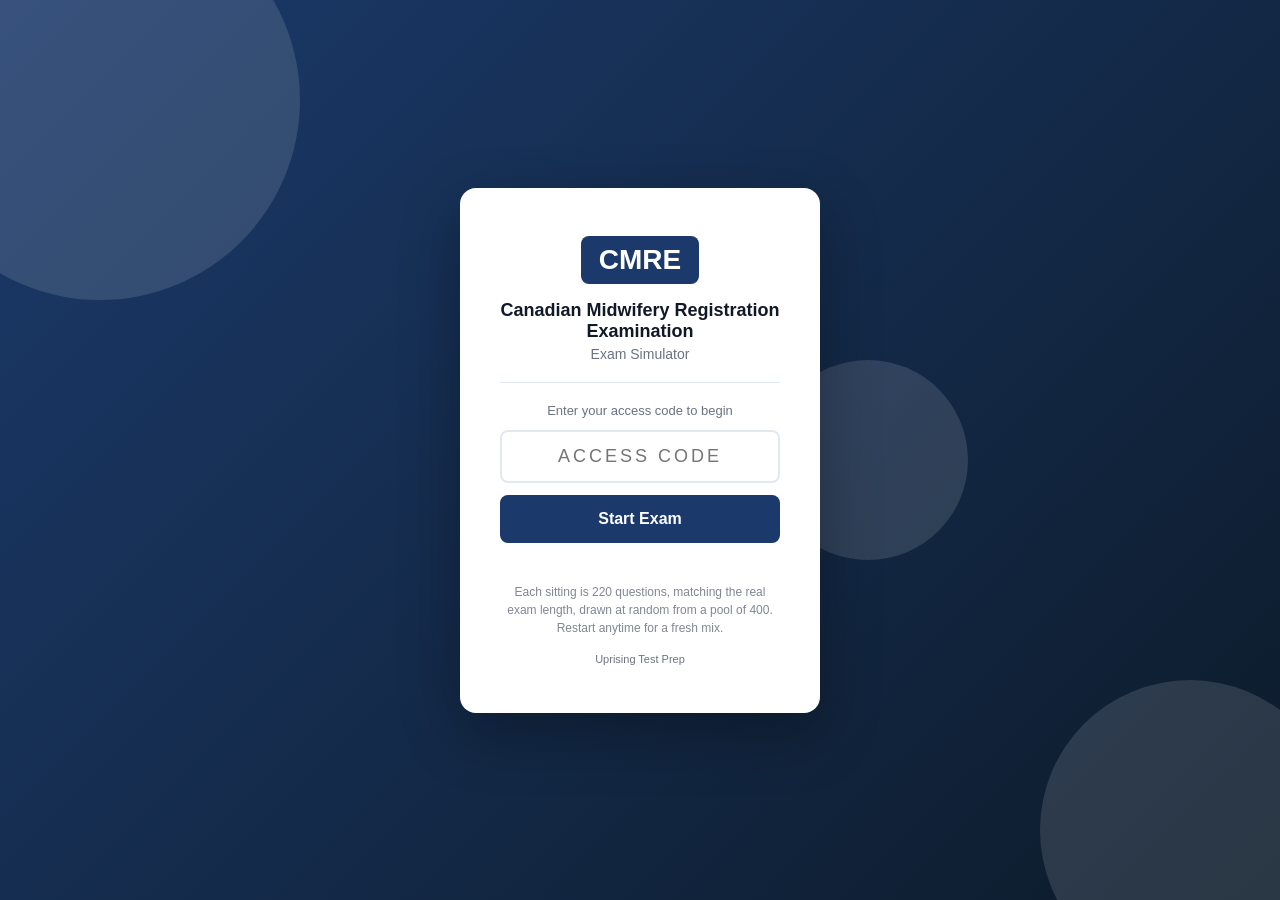
<file: index.html>
<!DOCTYPE html>
<html lang="en">
<head>
  <meta charset="UTF-8" />
  <meta name="viewport" content="width=device-width, initial-scale=1.0, viewport-fit=cover" />
  <meta name="apple-mobile-web-app-capable" content="yes" />
  <meta name="apple-mobile-web-app-status-bar-style" content="black-translucent" />
  <title>CMRE Exam Simulator</title>
  <link rel="stylesheet" href="style.css" />
</head>
<body>

<div id="access-gate">
  <div class="gate-bg-shapes">
    <div class="shape shape-1"></div>
    <div class="shape shape-2"></div>
    <div class="shape shape-3"></div>
  </div>
  <div class="gate-card">
    <div class="gate-logo">
      <div class="logo-badge">CMRE</div>
    </div>
    <h1 class="gate-title">Canadian Midwifery Registration Examination</h1>
    <p class="gate-subtitle">Exam Simulator</p>
    <div class="gate-divider"></div>
    <p class="gate-instruction">Enter your access code to begin</p>
    <input type="text" id="access-code-input" class="gate-input"
           placeholder="Access Code" autocomplete="off"
           maxlength="20" spellcheck="false" />
    <button id="access-btn" class="gate-btn">Start Exam</button>
    <p id="access-error" class="gate-error"></p>
    <p class="gate-pool-note">Each sitting is 220 questions, matching the real exam length, drawn at random from a pool of 400. Restart anytime for a fresh mix.</p>
    <p class="gate-hint">Uprising Test Prep</p>
  </div>
</div>

<div id="app" style="display:none">
  <header class="top-bar">
    <div class="bar-left">
      <span class="bar-logo">CMRE</span>
      <span class="bar-title">Exam Simulator</span>
    </div>
    <div class="bar-right">
      <span class="bar-timer" id="timer-display">--:--</span>
      <button class="bar-btn" id="flag-btn">Flag</button>
      <button class="bar-btn bar-btn-primary" id="submit-btn">
        <span class="btn-full">Submit Exam</span>
        <span class="btn-short">Submit</span>
      </button>
    </div>
  </header>

  <div class="progress-strip">
    <div class="progress-bar" id="progress-bar"></div>
  </div>

  <main class="exam-main">
    <div class="question-panel">
      <div class="q-meta">
        <span id="q-counter"></span>
        <span class="q-pool-chip" title="This sitting is 220 questions, matching the real exam length, drawn at random from a pool of 400. Restart for a fresh mix.">400 Questions Available</span>
        <span id="q-domain" class="q-domain-tag"></span>
        <span id="q-flag-indicator" class="flag-chip" style="display:none">Flagged</span>
      </div>
      <!-- Shared text for a linked cluster (a clinical case, a reading
           passage). It sits ABOVE the stem, which is the one thing that
           legitimately precedes it, and repeats on every question in the
           cluster so nobody has to page backwards. -->
      <div id="q-cluster-wrap" class="cluster-wrap" style="display:none"></div>
      <p id="question-text" class="q-text"></p>
      <!-- The picture sits BELOW the question text so the simulator matches
           the printed book exactly: stem, then picture, then options. They
           used to disagree (book put the picture under the stem, simulator put
           it above), so no single wording could be true in both places, and
           184 of MLPAO's 185 image questions said "shown above" while the
           book printed the picture below the sentence. Write stems with
           neutral wording ("the strip shown", "the diagram shows") and this
           whole class of bug cannot come back. -->
      <div id="q-image-wrap" style="display:none; margin-bottom:14px;"></div>
      <div id="options-list" class="options-list"></div>
      <div id="explanation-box" class="explanation-box" style="display:none">
        <div class="explanation-label">Explanation</div>
        <p id="explanation-text" class="explanation-text"></p>
      </div>
    </div>
    <div class="nav-bar">
      <button class="nav-btn" id="prev-btn">&#8592; Prev</button>
      <button class="nav-btn nav-btn-map" id="map-btn">Question Map</button>
      <button class="nav-btn nav-btn-next" id="next-btn">Next &#8594;</button>
    </div>
  </main>
</div>

<!-- Question Map Modal -->
<div id="map-modal" style="display:none">
  <div class="map-backdrop" id="map-backdrop"></div>
  <div class="map-panel">
    <div class="map-header">
      <span class="map-title">Question Map</span>
      <button id="map-close" class="map-close-btn">&#x2715; Close</button>
    </div>
    <div class="map-legend">
      <span class="leg-item"><span class="leg-swatch leg-answered"></span>Answered</span>
      <span class="leg-item"><span class="leg-swatch leg-flagged"></span>Flagged</span>
      <span class="leg-item"><span class="leg-swatch leg-unanswered"></span>Unanswered</span>
    </div>
    <div id="q-grid" class="q-grid"></div>
  </div>
</div>

<div id="results-screen" style="display:none">
  <div class="results-card">
    <div class="res-header">
      <div class="res-badge">CMRE</div>
      <h2 id="res-status" class="res-status"></h2>
      <p id="res-score" class="res-score"></p>
    </div>
    <div id="res-domains" class="res-domains"></div>
    <p class="mode-pool-note">This sitting drew 220 questions from a pool of 400. Restart for a fresh mix.</p>
    <button id="res-review-btn" class="res-btn">Review Answers</button>
    <button id="res-restart-btn" class="res-btn res-btn-secondary">Restart</button>
  </div>
</div>

<script src="questions.js"></script>
<script src="app.js"></script>
</body>
</html>
</file>
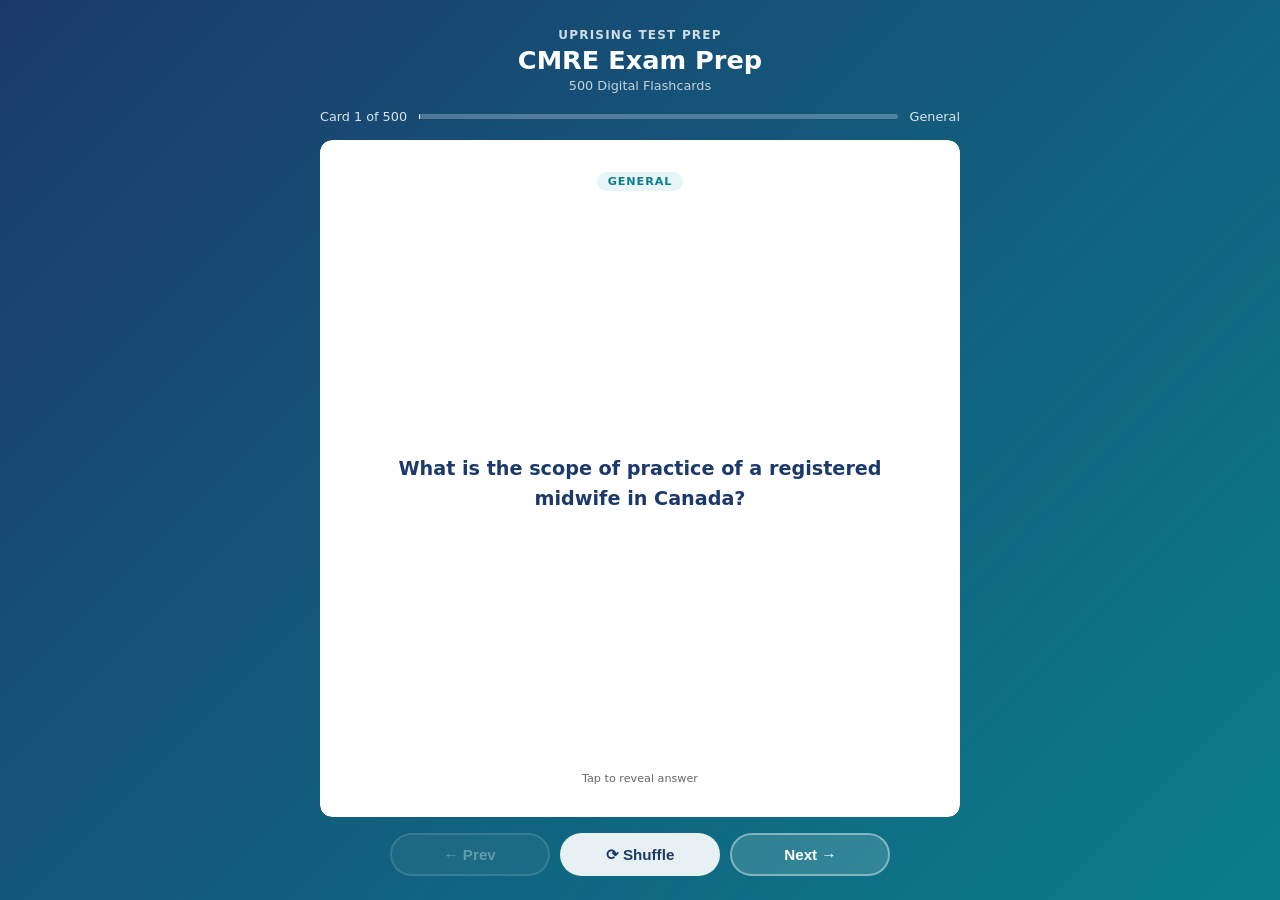
<file: flashcards/index.html>
<!DOCTYPE html>
<html lang="en">
<head>
  <meta charset="UTF-8">
  <meta name="viewport" content="width=device-width, initial-scale=1.0">
  <title>CMRE Exam Prep: Flashcards</title>
  <style>
    :root {
      --blue:   #1B3A6B;
      --teal:   #0A7E8C;
      --ltblue: #E8F4F8;
      --white:  #FFFFFF;
      --text:   #1A1A1A;
      --muted:  #666;
      --radius: 12px;
    }
    * { box-sizing: border-box; margin: 0; padding: 0; }
    html, body { height: 100%; }
    body {
      font-family: 'Segoe UI', system-ui, sans-serif;
      background: linear-gradient(135deg, var(--blue) 0%, var(--teal) 100%);
      /* Pinned, not min-height: the page must never grow, or the controls
         get pushed below the fold on iOS where 100dvh and height:100%
         disagree. The height:100% rule above is the pre-dvh fallback. */
      height: 100dvh;
      max-height: 100dvh;
      overflow: hidden;
      display: flex;
      flex-direction: column;
      align-items: center;
      padding: 1.25rem 1rem 1rem;
      gap: 0.75rem;
      overflow-x: hidden;
    }
    header { text-align: center; color: #fff; flex-shrink: 0; }
    header .brand { font-size: 0.75rem; font-weight: 700; letter-spacing: 0.1em; opacity: 0.8; text-transform: uppercase; }
    header h1 { font-size: 1.3rem; font-weight: 800; margin-top: 0.2rem; }
    header .subtitle { font-size: 0.8rem; opacity: 0.75; margin-top: 0.15rem; }
    #progress-info {
      display: flex; align-items: center; gap: 0.75rem;
      color: rgba(255,255,255,0.85); font-size: 0.8rem;
      flex-shrink: 0; width: 100%; max-width: 640px;
    }
    #progress-bar-track {
      flex: 1; background: rgba(255,255,255,0.25);
      border-radius: 4px; height: 5px;
    }
    #progress-bar-fill { height: 100%; background: #fff; border-radius: 4px; transition: width 0.3s; }
    .card-scene {
      width: 100%; max-width: 640px;
      perspective: 1200px;
      cursor: pointer;
      flex: 1; min-height: 0;
      display: flex; flex-direction: column;
    
      /* WebKit does not clip overflow inside a preserve-3d context, so the
         answer pane's own clip is dropped and a long answer paints over the
         Prev/Next row. This element only sets the perspective and is NOT
         itself in the 3D context, so its clip is honoured in every engine. */
      overflow: hidden;
      border-radius: var(--radius);
    }
    .card-inner {
      position: relative; width: 100%;
      flex: 1; min-height: 0;
      transition: transform 0.55s cubic-bezier(.4,0,.2,1);
      transform-style: preserve-3d;
    }
    .card-scene.flipped .card-inner { transform: rotateY(180deg); }
    .card-face {
      position: absolute; inset: 0;
      backface-visibility: hidden; -webkit-backface-visibility: hidden;
      border-radius: var(--radius);
      display: flex; flex-direction: column;
      padding: 1.5rem 1.75rem;
      box-shadow: 0 12px 40px rgba(0,0,0,0.2);
      overflow: hidden;
    
      /* Painting through a mask forces WebKit to allocate a real clipping
         layer for a 3D-transformed element, which is what makes the
         overflow:hidden and the rounded corners above actually apply. */
      -webkit-mask-image: -webkit-radial-gradient(#fff, #000);
              mask-image: radial-gradient(#fff, #000);
    }
    .card-front { background: var(--white); align-items: center; justify-content: center; }
    .card-back  { background: var(--ltblue); transform: rotateY(180deg); }
    .card-badge {
      font-size: 0.7rem; font-weight: 700; text-transform: uppercase;
      letter-spacing: 0.08em;
      background: var(--ltblue); color: var(--teal);
      padding: 0.2rem 0.65rem; border-radius: 20px;
      margin-bottom: 0.85rem; flex-shrink: 0;
    }
    .card-back .card-badge { background: rgba(10,126,140,0.12); }
    .card-front .q-text {
      font-size: 1.1rem; font-weight: 600; color: var(--blue); line-height: 1.55;
      text-align: center; overflow-y: auto; flex: 1;
      display: flex; align-items: center; justify-content: center;
      scrollbar-width: thin; scrollbar-color: rgba(27,58,107,0.3) transparent;
    }
    .card-back .a-label { font-size: 0.7rem; font-weight: 700; color: var(--teal); text-transform: uppercase; letter-spacing: 0.08em; margin-bottom: 0.4rem; flex-shrink: 0; }
    .card-back .a-text  {
      font-size: 0.975rem; color: var(--text); line-height: 1.65;
      overflow-y: auto; flex: 1; min-height: 0; padding-right: 4px;
      scrollbar-width: thin; scrollbar-color: rgba(10,126,140,0.4) transparent;
    
      -webkit-overflow-scrolling: touch;
      overscroll-behavior: contain;
    }
    .card-back .a-text::-webkit-scrollbar { width: 4px; }
    .card-back .a-text::-webkit-scrollbar-track { background: transparent; }
    .card-back .a-text::-webkit-scrollbar-thumb { background: rgba(10,126,140,0.4); border-radius: 4px; }
    .tap-hint { flex-shrink: 0; margin-top: 0.6rem; font-size: 0.7rem; color: var(--muted); text-align: center; }
    .card-back .tap-hint { color: var(--teal); opacity: 0.7; }
    .controls {
      display: flex; gap: 0.65rem; flex-wrap: nowrap;
      justify-content: center; flex-shrink: 0;
      width: 100%; max-width: 640px;
      padding-bottom: env(safe-area-inset-bottom, 0px);
    }
    .btn {
      padding: 0.6rem 1.2rem; border-radius: 50px;
      border: 2px solid rgba(255,255,255,0.4);
      background: rgba(255,255,255,0.15); color: #fff;
      font-weight: 700; font-size: 0.875rem; cursor: pointer;
      transition: all 0.2s; backdrop-filter: blur(4px);
      white-space: nowrap; flex: 1; max-width: 160px;
    }
    .btn:hover { background: rgba(255,255,255,0.3); border-color: rgba(255,255,255,0.7); }
    .btn:active { transform: scale(0.96); }
    .btn:disabled { opacity: 0.35; cursor: not-allowed; }
    .btn.btn-primary { background: rgba(255,255,255,0.9); color: var(--blue); border-color: transparent; }
    .btn.btn-primary:hover { background: #fff; }
    #loading { color: rgba(255,255,255,0.8); font-size: 1rem; text-align: center; padding: 3rem; flex: 1; }
    @media (min-width: 768px) {
      body { padding: 1.75rem 1.5rem 1.5rem; gap: 1rem; }
      header h1 { font-size: 1.6rem; }
      .card-face { padding: 2rem 2.5rem; }
      .card-front .q-text { font-size: 1.2rem; }
      .card-back .a-text { font-size: 1.05rem; }
      .btn { font-size: 0.95rem; padding: 0.65rem 1.4rem; }
    }
    @media (max-width: 380px) {
      body { padding: 0.75rem; gap: 0.5rem; }
      header .brand { font-size: 0.65rem; }
      header h1 { font-size: 1.1rem; }
      header .subtitle { display: none; }
      .card-face { padding: 1rem 1.1rem; }
      .card-front .q-text { font-size: 0.975rem; }
      .card-back .a-text { font-size: 0.875rem; }
      .btn { font-size: 0.8rem; padding: 0.5rem 0.75rem; }
    }
  </style>
</head>
<body>
<header>
  <div class="brand">Uprising Test Prep</div>
  <h1>CMRE Exam Prep</h1>
  <div class="subtitle">500 Digital Flashcards</div>
</header>
<div id="progress-info">
  <span id="card-counter">Card 1 of 500</span>
  <div id="progress-bar-track"><div id="progress-bar-fill" style="width:0%"></div></div>
  <span id="domain-label"></span>
</div>
<div id="loading">Loading flashcards...</div>
<div class="card-scene" id="card-scene" style="display:none" onclick="flipCard()">
  <div class="card-inner" id="card-inner">
    <div class="card-face card-front">
      <div class="card-badge" id="front-badge"></div>
      <div class="q-text" id="q-text"></div>
      <div class="tap-hint">Tap to reveal answer</div>
    </div>
    <div class="card-face card-back">
      <div class="card-badge" id="back-badge">Answer</div>
      <div class="a-label">Answer</div>
      <div class="a-text" id="a-text"></div>
      <div class="tap-hint">Tap to flip back</div>
    </div>
  </div>
</div>
<div class="controls" id="controls" style="display:none">
  <button class="btn" id="prev-btn" onclick="event.stopPropagation();move(-1)" disabled>&#8592; Prev</button>
  <button class="btn btn-primary" onclick="event.stopPropagation();shuffleCards()">&#10227; Shuffle</button>
  <button class="btn" id="next-btn" onclick="event.stopPropagation();move(1)">Next &#8594;</button>
</div>
<script>
const DOMAIN_LABELS = {
  general: "General",
  education_and_counselling: "Education and Counselling",
  antepartum_care: "Antepartum Care",
  intrapartum_care: "Intrapartum Care",
  postpartum_care: "Postpartum Care",
  newborn_care: "Newborn Care",
  well_woman_care: "Well Woman Care",
  legal_and_ethical_practice: "Legal and Ethical Practice",
  professional_development: "Professional Development",
};
let cards   = [];
let current = 0;
async function init() {
  try {
    const res = await fetch('flashcards.json');
    if (!res.ok) throw new Error('Network error');
    cards = await res.json();
    document.getElementById('loading').style.display    = 'none';
    document.getElementById('card-scene').style.display = 'flex';
    document.getElementById('controls').style.display   = 'flex';
    show();
  } catch (e) {
    document.getElementById('loading').textContent = 'Error loading flashcards. Please try refreshing.';
  }
}
function domainLabel(key) {
  return DOMAIN_LABELS[key] || key.replace(/_/g, ' ').replace(/\b\w/g, c => c.toUpperCase());
}
function show() {
  const c = cards[current];
  document.getElementById('card-scene').classList.remove('flipped');
  document.getElementById('a-text').scrollTop = 0;
  const label = domainLabel(c.domain || c.chapter || '');
  document.getElementById('q-text').textContent       = c.front;
  document.getElementById('a-text').textContent       = c.back;
  document.getElementById('front-badge').textContent  = label;
  document.getElementById('back-badge').textContent   = label;
  document.getElementById('card-counter').textContent = `Card ${current+1} of ${cards.length}`;
  document.getElementById('domain-label').textContent = label;
  document.getElementById('progress-bar-fill').style.width = `${((current+1)/cards.length*100).toFixed(1)}%`;
  document.getElementById('prev-btn').disabled = current === 0;
  document.getElementById('next-btn').disabled = current === cards.length - 1;
}
function flipCard() { document.getElementById('card-scene').classList.toggle('flipped'); }
function move(dir) {
  const next = current + dir;
  if (next < 0 || next >= cards.length) return;
  current = next; show();
}
function shuffleCards() {
  for (let i = cards.length - 1; i > 0; i--) {
    const j = Math.floor(Math.random() * (i+1));
    [cards[i], cards[j]] = [cards[j], cards[i]];
  }
  current = 0; show();
}
document.addEventListener('keydown', e => {
  if (e.key === 'ArrowRight' || e.key === 'ArrowDown') move(1);
  else if (e.key === 'ArrowLeft' || e.key === 'ArrowUp') move(-1);
  else if (e.key === ' ' || e.key === 'Enter') { e.preventDefault(); flipCard(); }
});
init();
</script>
</body>
</html>
</file>
<file: style.css>
/* CMRE Exam Simulator, Styles */
:root {
  --primary:   #1B3A6B;
  --pass:      #059669;
  --fail:      #DC2626;
  --bg:        #F3F4F8;
  --card:      #FFFFFF;
  --border:    #E2E8F0;
  --text:      #111827;
  --muted:     #6B7280;
  --radius:    10px;
}
*, *::before, *::after { box-sizing: border-box; margin: 0; padding: 0; }
body {
  font-family: -apple-system, BlinkMacSystemFont, "Segoe UI", sans-serif;
  background: var(--bg);
  color: var(--text);
  height: 100vh;
  height: 100dvh;
  overflow: hidden;
  -webkit-text-size-adjust: 100%;
}

/* ── Access Gate ─────────────────────────────────────────────────────────── */
#access-gate {
  display: flex;
  align-items: center;
  justify-content: center;
  height: 100vh;
  height: 100dvh;
  background: linear-gradient(135deg, var(--primary) 0%, #0d1b2a 100%);
  position: relative;
  overflow: hidden;
  padding: 20px;
  padding-top: max(20px, env(safe-area-inset-top));
  padding-bottom: max(20px, env(safe-area-inset-bottom));
}
.gate-bg-shapes { position: absolute; inset: 0; pointer-events: none; }
.shape { position: absolute; border-radius: 50%; opacity: .12; background: #fff; }
.shape-1 { width: 400px; height: 400px; top: -100px; left: -100px; }
.shape-2 { width: 300px; height: 300px; bottom: -80px; right: -60px; }
.shape-3 { width: 200px; height: 200px; top: 40%; left: 60%; }
.gate-card {
  background: #fff;
  border-radius: 16px;
  padding: 48px 40px;
  text-align: center;
  width: 100%;
  max-width: 360px;
  position: relative;
  z-index: 1;
  box-shadow: 0 20px 60px rgba(0,0,0,.3);
}
.logo-badge {
  display: inline-block;
  background: var(--primary);
  color: #fff;
  font-weight: 800;
  font-size: 28px;
  padding: 8px 18px;
  border-radius: 8px;
}
.gate-title { font-size: 18px; font-weight: 700; margin-top: 16px; color: var(--text); }
.gate-subtitle { color: var(--muted); font-size: 14px; margin-top: 4px; }
.gate-divider { height: 1px; background: var(--border); margin: 20px 0; }
.gate-instruction { font-size: 13px; color: var(--muted); margin-bottom: 12px; }
.gate-input {
  width: 100%;
  padding: 14px 16px;
  border: 2px solid var(--border);
  border-radius: 8px;
  font-size: 18px;
  text-align: center;
  text-transform: uppercase;
  letter-spacing: 3px;
  outline: none;
}
.gate-input:focus { border-color: var(--primary); }
.gate-btn {
  width: 100%;
  margin-top: 12px;
  padding: 15px;
  background: var(--primary);
  color: #fff;
  border: none;
  border-radius: 8px;
  font-size: 16px;
  font-weight: 600;
  cursor: pointer;
  -webkit-tap-highlight-color: transparent;
}
.gate-btn:hover { opacity: .9; }
.gate-error { color: var(--fail); font-size: 13px; margin-top: 8px; min-height: 18px; }
.gate-hint { color: var(--muted); font-size: 11px; margin-top: 16px; }
.gate-pool-note { color: var(--muted); opacity: .85; font-size: 12px; margin-top: 14px; line-height: 1.5; }
.mode-pool-note { color: var(--muted); opacity: .85; font-size: 12.5px; text-align: center; margin: 4px 0 16px; line-height: 1.5; }

/* ── App shell ───────────────────────────────────────────────────────────── */
#app {
  display: flex;
  flex-direction: column;
  height: 100vh;
  height: 100dvh;
  padding-top: env(safe-area-inset-top);
}
.top-bar {
  display: flex;
  justify-content: space-between;
  align-items: center;
  background: var(--primary);
  color: #fff;
  padding: 0 20px;
  padding-left: max(20px, env(safe-area-inset-left));
  padding-right: max(20px, env(safe-area-inset-right));
  height: 52px;
  flex-shrink: 0;
  gap: 8px;
}
.bar-left { display: flex; align-items: center; gap: 8px; min-width: 0; }
.bar-logo { font-weight: 800; font-size: 18px; flex-shrink: 0; }
.bar-title { font-size: 14px; opacity: .8; white-space: nowrap; overflow: hidden; text-overflow: ellipsis; }
.bar-right { display: flex; align-items: center; gap: 8px; flex-shrink: 0; }
.bar-timer {
  font-variant-numeric: tabular-nums;
  font-size: 16px;
  font-weight: 600;
  min-width: 68px;
  text-align: right;
}
.bar-btn {
  padding: 7px 13px;
  background: rgba(255,255,255,.15);
  border: 1px solid rgba(255,255,255,.3);
  color: #fff;
  border-radius: 6px;
  cursor: pointer;
  font-size: 13px;
  white-space: nowrap;
  -webkit-tap-highlight-color: transparent;
  touch-action: manipulation;
}
.bar-btn:hover { background: rgba(255,255,255,.25); }
.bar-btn-primary {
  background: #fff;
  color: var(--primary);
  border-color: #fff;
  font-weight: 600;
}
.bar-btn-primary:hover { background: #f0f0f0; }
.btn-short { display: none; }
.btn-full  { display: inline; }

.progress-strip { height: 4px; background: rgba(0,0,0,.1); flex-shrink: 0; }
.progress-bar   { height: 100%; background: #4ade80; transition: width .3s; }

/* ── Main exam area ──────────────────────────────────────────────────────── */
.exam-main {
  flex: 1;
  overflow: hidden;
  display: flex;
  flex-direction: column;
  padding: 16px 20px 0;
  padding-left: max(16px, env(safe-area-inset-left));
  padding-right: max(16px, env(safe-area-inset-right));
  min-height: 0;
}
.question-panel { flex: 1; overflow-y: auto; padding-bottom: 12px; -webkit-overflow-scrolling: touch; }
.q-meta {
  display: flex;
  align-items: center;
  gap: 8px;
  margin-bottom: 12px;
  font-size: 13px;
  color: var(--muted);
  flex-wrap: wrap;
}
.q-domain-tag {
  background: var(--primary);
  color: #fff;
  padding: 2px 8px;
  border-radius: 4px;
  font-size: 11px;
  font-weight: 600;
}
.q-pool-chip {
  background: #EEF2FF;
  background: color-mix(in srgb, var(--primary) 12%, #fff);
  color: var(--primary);
  border: 1px solid var(--primary);
  padding: 2px 8px;
  border-radius: 10px;
  font-size: 11px;
  font-weight: 700;
  cursor: help;
  white-space: nowrap;
}
.flag-chip {
  background: #FEF3C7;
  color: #92400E;
  padding: 2px 8px;
  border-radius: 4px;
  font-size: 11px;
  font-weight: 600;
}
.cluster-wrap {
  border-left: 4px solid var(--primary, #1B3A6B);
  background: #F2F6FC; border-radius: 8px;
  padding: 10px 14px; margin-bottom: 16px;
}
.cluster-label {
  font-size: 11px; font-weight: 700; letter-spacing: 0.06em;
  text-transform: uppercase; color: var(--primary, #1B3A6B); margin-bottom: 6px;
}
.cluster-body {
  max-height: 38vh; overflow-y: auto; font-size: 15px; line-height: 1.6;
  -webkit-overflow-scrolling: touch;
}
.cluster-body p + p { margin-top: 10px; }
@media (min-width: 1100px) { .cluster-body { max-height: 52vh; } }

.q-image {
  max-width: 100%;
  /* Cap the height too. With only max-width, a tall exhibit renders at full
     width and pushes the stem and every option below the fold, so the question
     looks like it has no answers until the candidate scrolls. Found on CNPLE. */
  max-height: 62vh;
  width: auto;
  height: auto;
  object-fit: contain;
  border-radius: 6px;
  border: 1px solid var(--border);
  display: block;
  margin-bottom: 14px;
}
.q-text { font-size: 16px; line-height: 1.65; margin-bottom: 20px; }
.options-list { display: flex; flex-direction: column; gap: 10px; }
.option {
  display: flex;
  align-items: flex-start;
  gap: 12px;
  padding: 15px 16px;
  background: var(--card);
  border: 2px solid var(--border);
  border-radius: var(--radius);
  cursor: pointer;
  transition: .15s;
  -webkit-tap-highlight-color: transparent;
  touch-action: manipulation;
  min-height: 52px;
}
.option:hover  { border-color: var(--primary); background: #F8FAFF; }
.option.selected  { border-color: var(--primary); background: #EEF3FF; }
.option.correct   { border-color: #059669; background: #ECFDF5; }
.option.incorrect { border-color: #DC2626; background: #FEF2F2; }
.explanation-box {
  margin-top: 20px;
  padding: 16px 18px;
  background: #F0F9FF;
  border-left: 4px solid #2563EB;
  border-radius: 6px;
}
.explanation-label {
  font-size: 11px;
  font-weight: 700;
  text-transform: uppercase;
  letter-spacing: .06em;
  color: #2563EB;
  margin-bottom: 8px;
}
.explanation-text { font-size: 14.5px; line-height: 1.7; color: #1e293b; margin: 0; }
.opt-letter { font-weight: 700; font-size: 15px; color: var(--primary); min-width: 22px; padding-top: 1px; flex-shrink: 0; }
.opt-text   { font-size: 15px; line-height: 1.5; }

/* ── Nav bar ─────────────────────────────────────────────────────────────── */
.nav-bar {
  display: flex;
  align-items: center;
  gap: 8px;
  padding: 10px 0;
  padding-bottom: max(14px, env(safe-area-inset-bottom));
  flex-shrink: 0;
}
.nav-btn {
  flex: 1;
  padding: 13px 8px;
  background: var(--card);
  border: 1px solid var(--border);
  border-radius: 8px;
  cursor: pointer;
  font-size: 15px;
  font-weight: 500;
  text-align: center;
  -webkit-tap-highlight-color: transparent;
  touch-action: manipulation;
  min-height: 48px;
}
.nav-btn:hover      { background: #f0f0f0; }
.nav-btn-map {
  background: var(--bg);
  border-color: var(--primary);
  color: var(--primary);
  font-weight: 600;
}
.nav-btn-map:hover { background: #EEF3FF; }
.nav-btn-next {
  background: var(--primary);
  color: #fff;
  border-color: var(--primary);
}
.nav-btn-next:hover { opacity: .9; }

/* ── Question Map Modal ──────────────────────────────────────────────────── */
#map-modal {
  position: fixed;
  inset: 0;
  z-index: 1000;
  display: flex;
  flex-direction: column;
  justify-content: flex-end;
}
.map-backdrop { position: absolute; inset: 0; background: rgba(0,0,0,.5); }
.map-panel {
  position: relative;
  background: #fff;
  border-radius: 20px 20px 0 0;
  padding: 20px;
  padding-bottom: max(20px, env(safe-area-inset-bottom));
  max-height: 80vh;
  max-height: 80dvh;
  display: flex;
  flex-direction: column;
  box-shadow: 0 -4px 30px rgba(0,0,0,.2);
}
.map-header {
  display: flex;
  align-items: center;
  justify-content: space-between;
  margin-bottom: 12px;
  flex-shrink: 0;
}
.map-title { font-size: 17px; font-weight: 700; color: var(--text); }
.map-close-btn {
  padding: 8px 16px;
  background: var(--bg);
  border: 1px solid var(--border);
  border-radius: 8px;
  cursor: pointer;
  font-size: 14px;
  font-weight: 500;
  min-height: 40px;
  -webkit-tap-highlight-color: transparent;
  touch-action: manipulation;
}
.map-close-btn:hover { background: #e5e7eb; }
.map-legend { display: flex; gap: 16px; margin-bottom: 14px; flex-shrink: 0; flex-wrap: wrap; }
.leg-item { display: flex; align-items: center; gap: 6px; font-size: 13px; color: var(--muted); }
.leg-swatch {
  width: 16px;
  height: 16px;
  border-radius: 3px;
  border: 1px solid var(--border);
  background: var(--card);
  display: inline-block;
  flex-shrink: 0;
}
.leg-swatch.leg-answered  { background: var(--primary); border-color: var(--primary); }
.leg-swatch.leg-flagged   { background: #FEF3C7; border-color: #F59E0B; }
.leg-swatch.leg-unanswered { background: var(--card); }
.q-grid {
  display: flex;
  flex-wrap: wrap;
  gap: 6px;
  overflow-y: auto;
  flex: 1;
  padding-bottom: 8px;
  -webkit-overflow-scrolling: touch;
}
.grid-btn {
  width: 40px;
  height: 40px;
  border: 1px solid var(--border);
  border-radius: 6px;
  background: var(--card);
  font-size: 12px;
  cursor: pointer;
  font-weight: 500;
  -webkit-tap-highlight-color: transparent;
  touch-action: manipulation;
}
.grid-btn.answered { background: var(--primary); color: #fff; border-color: var(--primary); }
.grid-btn.flagged  { background: #FEF3C7; border-color: #F59E0B; }
.grid-btn.active   { outline: 3px solid var(--primary); outline-offset: 2px; }

/* ── Results ─────────────────────────────────────────────────────────────── */
#results-screen {
  display: flex;
  align-items: flex-start;
  justify-content: center;
  min-height: 100vh;
  min-height: 100dvh;
  background: var(--bg);
  overflow-y: auto;
  -webkit-overflow-scrolling: touch;
  padding: 20px 16px;
  padding-top: max(20px, env(safe-area-inset-top));
  padding-bottom: max(20px, env(safe-area-inset-bottom));
}
.results-card {
  background: var(--card);
  border-radius: 16px;
  padding: 40px;
  max-width: 480px;
  width: 100%;
  box-shadow: 0 8px 30px rgba(0,0,0,.1);
}
.res-header { text-align: center; margin-bottom: 24px; }
.res-badge {
  display: inline-block;
  background: var(--primary);
  color: #fff;
  font-weight: 800;
  font-size: 22px;
  padding: 6px 16px;
  border-radius: 8px;
}
.res-status { font-size: 36px; font-weight: 800; margin-top: 12px; }
.res-score  { font-size: 18px; color: var(--muted); margin-top: 4px; }
.res-domains { margin-bottom: 24px; display: flex; flex-direction: column; gap: 10px; }
.res-domain-row { display: flex; align-items: center; gap: 8px; font-size: 13px; }
.res-domain-name { width: 160px; font-weight: 500; flex-shrink: 0; }
.res-domain-bar-wrap { flex: 1; background: #E5E7EB; border-radius: 4px; height: 8px; overflow: hidden; }
.res-domain-bar { height: 100%; border-radius: 4px; transition: width .5s; }
.res-domain-pct { width: 36px; text-align: right; font-weight: 600; }
.res-btn {
  width: 100%;
  padding: 15px;
  background: var(--primary);
  color: #fff;
  border: none;
  border-radius: 8px;
  font-size: 15px;
  font-weight: 600;
  cursor: pointer;
  margin-bottom: 10px;
  min-height: 52px;
  -webkit-tap-highlight-color: transparent;
  touch-action: manipulation;
}
.res-btn:hover { opacity: .9; }
.res-btn-secondary {
  background: transparent;
  color: var(--primary);
  border: 2px solid var(--primary);
}
.res-btn-secondary:hover { background: var(--primary); color: #fff; }

/* ── Mobile breakpoint (phones ≤ 640px) ─────────────────────────────────── */
@media (max-width: 640px) {
  /* Gate card */
  .gate-card { padding: 32px 24px; }

  /* Top bar: hide long title text, swap Submit label */
  .bar-title  { display: none; }
  .btn-full   { display: none; }
  .btn-short  { display: inline; }
  .bar-right  { gap: 6px; }
  .bar-btn    { padding: 6px 10px; font-size: 12px; }
  .bar-timer  { font-size: 14px; min-width: 58px; }

  /* Exam main */
  .exam-main { padding: 12px 14px 0; }
  .q-text { font-size: 16px; }
  .opt-text { font-size: 15px; }

  /* Nav bar, bigger touch targets */
  .nav-btn { font-size: 14px; padding: 14px 6px; }

  /* Results */
  .results-card { padding: 28px 20px; }
  .res-domain-name { width: 110px; font-size: 12px; }
  .res-domain-pct  { font-size: 12px; }
  .res-status { font-size: 30px; }

  /* Map grid, slightly bigger buttons on phones */
  .grid-btn { width: 42px; height: 42px; }
}

/* ── Very small phones (≤ 380px) ────────────────────────────────────────── */
@media (max-width: 380px) {
  .bar-logo { font-size: 15px; }
  .bar-btn  { padding: 5px 8px; font-size: 11px; }
  .bar-timer { font-size: 13px; min-width: 52px; }
  .nav-btn  { font-size: 13px; }
  .grid-btn { width: 38px; height: 38px; font-size: 11px; }
}
</file>
